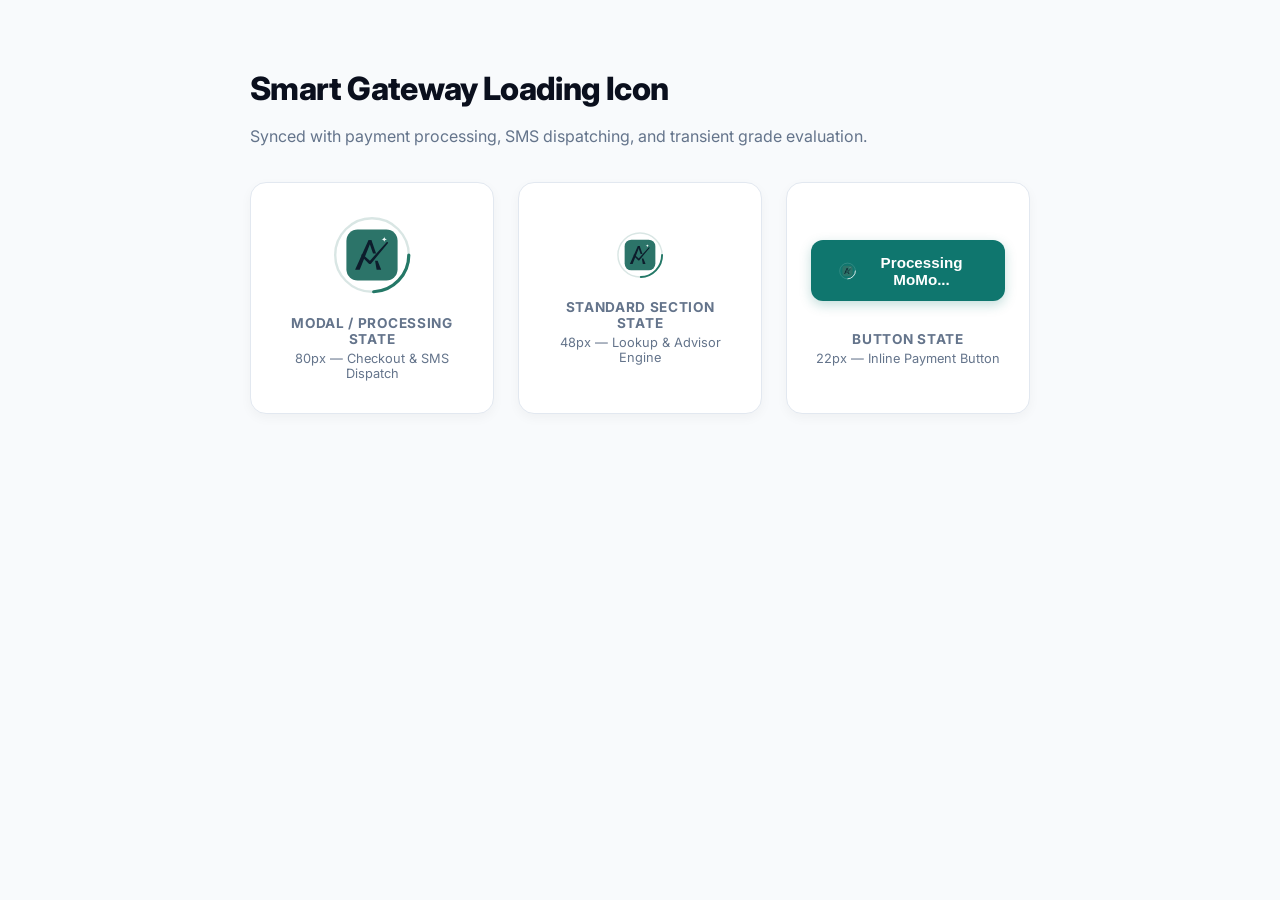
<file: checker_platform/static/loader-preview.html>
<!DOCTYPE html>
<html lang="en">
<head>
  <meta charset="UTF-8">
  <meta name="viewport" content="width=device-width, initial-scale=1.0">
  <title>Smart Gateway Loader Preview | AggreGate Ghana</title>
  <link href="https://fonts.googleapis.com/css2?family=Inter:wght@500;700;800&family=JetBrains+Mono:wght@600&display=swap" rel="stylesheet">
  <style>
    :root {
      --bg-page: #f8fafc;
      --bg-card: #ffffff;
      --text-main: #0a0f1d;
      --text-muted: #64748b;
      --brand-emerald: #0f766e;
      --brand-mint: #10b981;
      --brand-gold: #f59e0b;
      --border-subtle: #e2e8f0;
    }
    body {
      font-family: 'Inter', -apple-system, sans-serif;
      background: var(--bg-page);
      color: var(--text-main);
      padding: 3rem 1.5rem;
      margin: 0;
      display: flex;
      flex-direction: column;
      align-items: center;
    }
    .preview-container {
      max-width: 780px;
      width: 100%;
    }
    h1 {
      font-size: 2rem;
      font-weight: 800;
      margin-bottom: 0.5rem;
      letter-spacing: -0.02em;
    }
    p {
      color: var(--text-muted);
      line-height: 1.6;
      margin-bottom: 2rem;
    }
    .grid {
      display: grid;
      grid-template-columns: repeat(auto-fit, minmax(220px, 1fr));
      gap: 1.5rem;
      margin-bottom: 2rem;
    }
    .card {
      background: var(--bg-card);
      border: 1px solid var(--border-subtle);
      border-radius: 16px;
      padding: 2rem 1.5rem;
      text-align: center;
      display: flex;
      flex-direction: column;
      align-items: center;
      justify-content: center;
      box-shadow: 0 4px 12px rgba(10, 15, 29, 0.04);
    }
    .card-title {
      font-size: 0.85rem;
      font-weight: 700;
      color: var(--text-muted);
      text-transform: uppercase;
      letter-spacing: 0.05em;
      margin-top: 1.25rem;
      margin-bottom: 0.25rem;
    }
    .card-caption {
      font-size: 0.8rem;
      color: var(--text-muted);
    }
    
    /* Smart Gateway Loader Styles */
    .smart-gateway-loader {
      display: inline-flex;
      align-items: center;
      justify-content: center;
      position: relative;
    }
    .smart-gateway-loader .loader-svg {
      width: 100%;
      height: 100%;
      overflow: visible;
    }
    .smart-gateway-loader .loader-orbital-arc {
      transform-origin: 24px 24px;
      animation: gatewayOrbitalSpin 1.25s cubic-bezier(0.4, 0, 0.2, 1) infinite;
    }
    .smart-gateway-loader .gateway-check {
      transform-origin: 24px 24px;
      animation: gatewayCorePulse 2s ease-in-out infinite;
    }
    @keyframes gatewayOrbitalSpin {
      0% {
        transform: rotate(0deg);
        stroke-dashoffset: 0;
      }
      50% {
        transform: rotate(180deg);
        stroke-dashoffset: -20;
      }
      100% {
        transform: rotate(360deg);
        stroke-dashoffset: -40;
      }
    }
    @keyframes gatewayCorePulse {
      0%, 100% { opacity: 0.95; transform: scale(1); }
      50% { opacity: 1; transform: scale(1.05); }
    }

    /* Button Mockup */
    .mock-btn {
      background: var(--brand-emerald);
      color: #ffffff;
      border: none;
      padding: 0.85rem 1.75rem;
      border-radius: 12px;
      font-weight: 700;
      font-size: 0.95rem;
      display: inline-flex;
      align-items: center;
      gap: 10px;
      cursor: pointer;
      box-shadow: 0 4px 12px rgba(15, 118, 110, 0.25);
    }
    .mock-btn .gateway-arch {
      stroke: #ffffff !important;
    }
  </style>
</head>
<body>
  <div class="preview-container">
    <h1>Smart Gateway Loading Icon</h1>
    <p>Synced with payment processing, SMS dispatching, and transient grade evaluation.</p>

    <div class="grid">
      <!-- 80px Modal Hero State -->
      <div class="card">
        <div class="smart-gateway-loader" style="width: 80px; height: 80px;">
          <svg class="loader-svg" viewBox="0 0 100 100" fill="none" xmlns="http://www.w3.org/2000/svg">
            <circle class="loader-track" cx="50" cy="50" r="46" stroke="rgba(44, 116, 105, 0.18)" stroke-width="3"/>
            <circle class="loader-orbital-arc" cx="50" cy="50" r="46" stroke="#247867" stroke-width="4" stroke-linecap="round" stroke-dasharray="70 220"/>
            <g transform="translate(18, 18) scale(0.64)">
              <rect width="100" height="100" rx="22" fill="#2C7469"/>
              <polygon points="43,21 49,21 26,79 17,79" fill="#0D1D2C"/>
              <polygon points="43,21 49,21 58,47 52,47" fill="#0D1D2C"/>
              <polygon points="56,61 61,61 68,79 59,79" fill="#0D1D2C"/>
              <path d="M30 53 L44 67 C45 68 47 68 48 67 L81 27 C82 25.5 81 24 79 24.5 L46 61 L32 49 C30.5 47.5 29 49 29.5 51 Z" fill="#0D1D2C"/>
              <path d="M74 14 C74 17.5 76 19.5 79.5 19.5 C76 19.5 74 21.5 74 25 C74 21.5 72 19.5 68.5 19.5 C72 19.5 74 17.5 74 14 Z" fill="#FFFFFF"/>
              <circle cx="74" cy="19.5" r="1.4" fill="#E6FFFA"/>
            </g>
          </svg>
        </div>
        <div class="card-title">Modal / Processing State</div>
        <div class="card-caption">80px — Checkout &amp; SMS Dispatch</div>
      </div>

      <!-- 48px Card State -->
      <div class="card">
        <div class="smart-gateway-loader" style="width: 48px; height: 48px;">
          <svg class="loader-svg" viewBox="0 0 100 100" fill="none" xmlns="http://www.w3.org/2000/svg">
            <circle class="loader-track" cx="50" cy="50" r="46" stroke="rgba(44, 116, 105, 0.18)" stroke-width="3"/>
            <circle class="loader-orbital-arc" cx="50" cy="50" r="46" stroke="#247867" stroke-width="4" stroke-linecap="round" stroke-dasharray="70 220"/>
            <g transform="translate(18, 18) scale(0.64)">
              <rect width="100" height="100" rx="22" fill="#2C7469"/>
              <polygon points="43,21 49,21 26,79 17,79" fill="#0D1D2C"/>
              <polygon points="43,21 49,21 58,47 52,47" fill="#0D1D2C"/>
              <polygon points="56,61 61,61 68,79 59,79" fill="#0D1D2C"/>
              <path d="M30 53 L44 67 C45 68 47 68 48 67 L81 27 C82 25.5 81 24 79 24.5 L46 61 L32 49 C30.5 47.5 29 49 29.5 51 Z" fill="#0D1D2C"/>
              <path d="M74 14 C74 17.5 76 19.5 79.5 19.5 C76 19.5 74 21.5 74 25 C74 21.5 72 19.5 68.5 19.5 C72 19.5 74 17.5 74 14 Z" fill="#FFFFFF"/>
              <circle cx="74" cy="19.5" r="1.4" fill="#E6FFFA"/>
            </g>
          </svg>
        </div>
        <div class="card-title">Standard Section State</div>
        <div class="card-caption">48px — Lookup &amp; Advisor Engine</div>
      </div>

      <!-- 22px Button State -->
      <div class="card">
        <button class="mock-btn" style="margin-top: 10px; margin-bottom: 10px;">
          <div class="smart-gateway-loader" style="width: 22px; height: 22px;">
            <svg class="loader-svg" viewBox="0 0 100 100" fill="none" xmlns="http://www.w3.org/2000/svg">
              <circle class="loader-track" cx="50" cy="50" r="46" stroke="rgba(255, 255, 255, 0.2)" stroke-width="4"/>
              <circle class="loader-orbital-arc" cx="50" cy="50" r="46" stroke="#FFFFFF" stroke-width="4.5" stroke-linecap="round" stroke-dasharray="70 220"/>
              <g transform="translate(20, 20) scale(0.6)">
                <rect width="100" height="100" rx="22" fill="#2C7469"/>
                <polygon points="43,21 49,21 26,79 17,79" fill="#0D1D2C"/>
                <polygon points="43,21 49,21 58,47 52,47" fill="#0D1D2C"/>
                <polygon points="56,61 61,61 68,79 59,79" fill="#0D1D2C"/>
                <path d="M30 53 L44 67 C45 68 47 68 48 67 L81 27 C82 25.5 81 24 79 24.5 L46 61 L32 49 C30.5 47.5 29 49 29.5 51 Z" fill="#0D1D2C"/>
                <path d="M74 14 C74 17.5 76 19.5 79.5 19.5 C76 19.5 74 21.5 74 25 C74 21.5 72 19.5 68.5 19.5 C72 19.5 74 17.5 74 14 Z" fill="#FFFFFF"/>
              </g>
            </svg>
          </div>
          <span>Processing MoMo...</span>
        </button>
        <div class="card-title">Button State</div>
        <div class="card-caption">22px — Inline Payment Button</div>
      </div>
    </div>
  </div>
</body>
</html>
</file>
